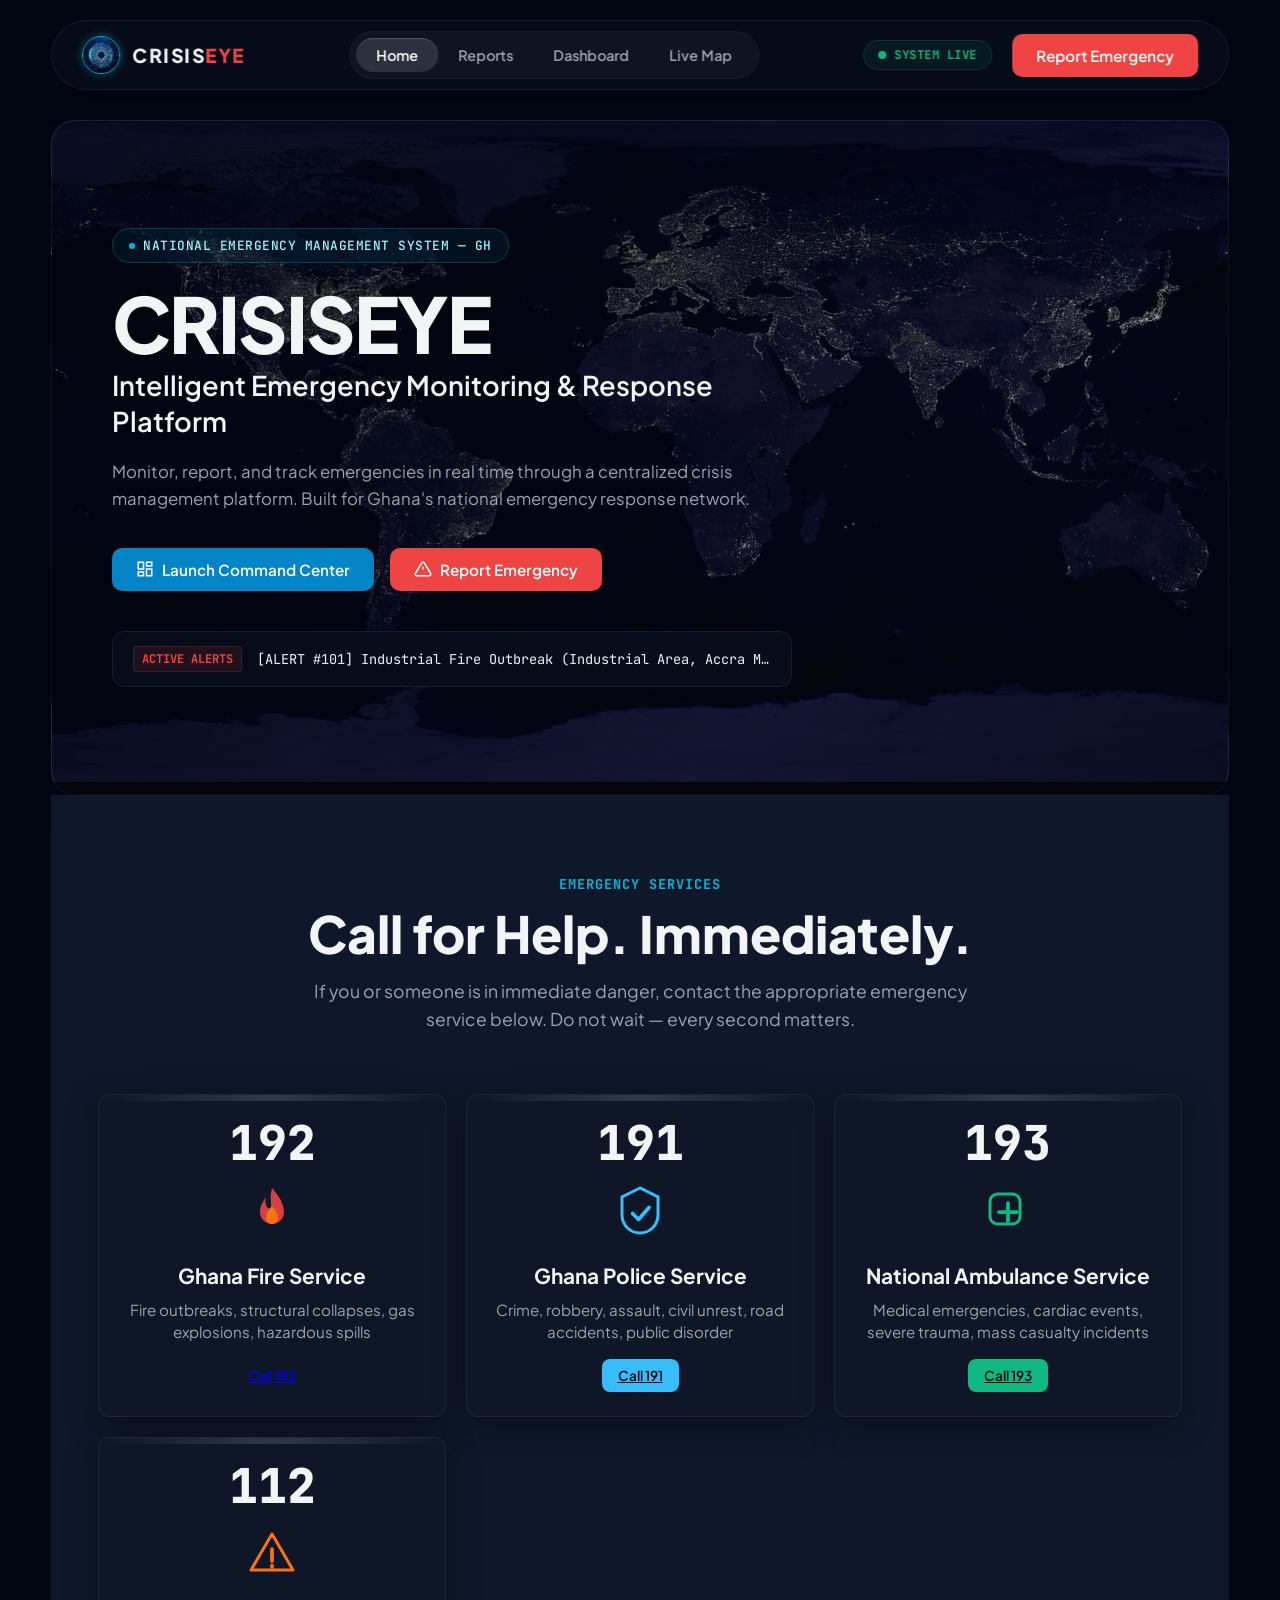
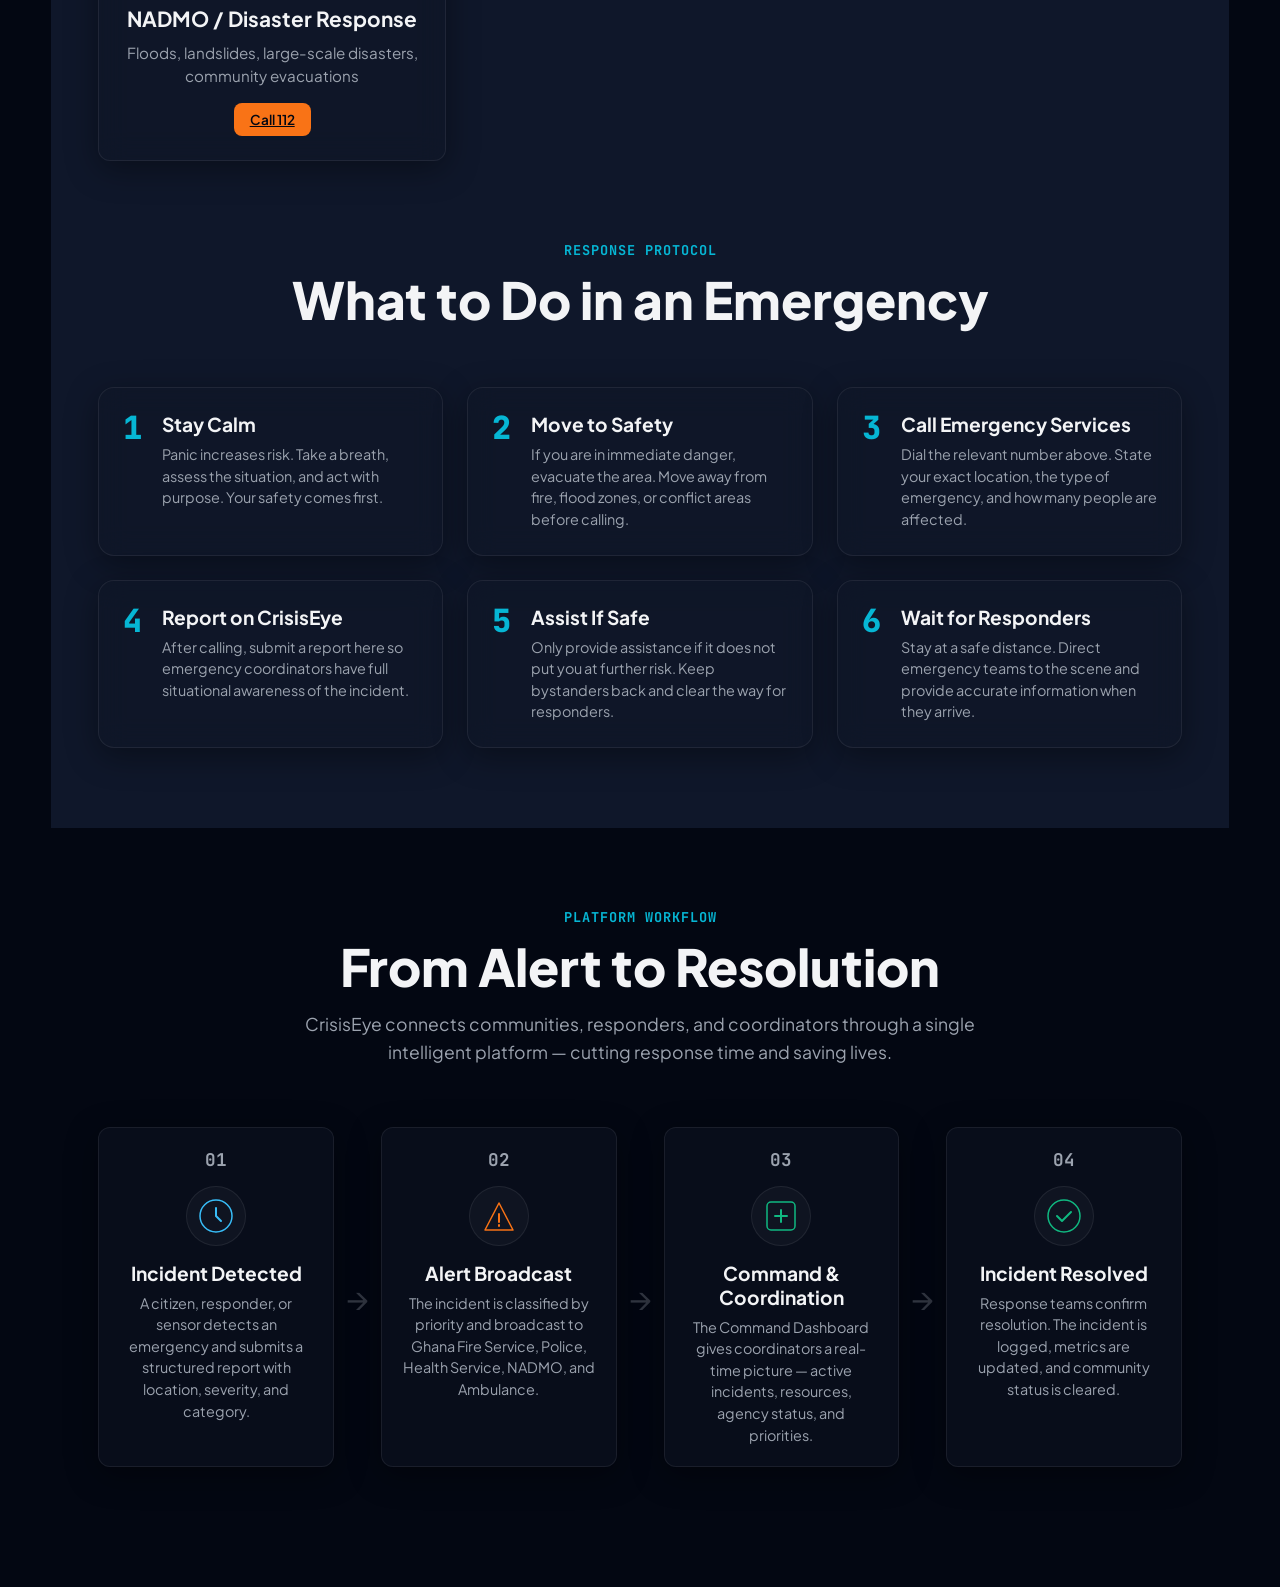
<file: index.html>
<!doctype html>
<html lang="en">
  <head>
    <meta charset="UTF-8" />
    <meta name="viewport" content="width=device-width, initial-scale=1.0" />
    <title>
      CrisisEye - Intelligent Emergency Monitoring & Response Platform
    </title>
    <link rel="preconnect" href="https://fonts.googleapis.com" />
    <link rel="preconnect" href="https://fonts.gstatic.com" crossorigin />
    <link
      href="https://fonts.googleapis.com/css2?family=JetBrains+Mono:wght@400;500;700&family=Plus+Jakarta+Sans:wght@400;500;600;700;800&display=swap"
      rel="stylesheet"
    />
    <link rel="stylesheet" href="style.css" />
  </head>
  <body>
    <nav class="navbar">
      <div class="nav-left">
        <img src="company logo.jpeg" alt="CrisisEye Logo" class="nav-logo" />
        <span class="nav-brand"
          >CRISIS<span class="brand-accent">EYE</span></span
        >
      </div>

      <div class="nav-center-pill">
        <a href="index.html" class="nav-link active">Home</a>
        <a href="report.html" class="nav-link">Reports</a>
        <a href="dashboard.html" class="nav-link">Dashboard</a>
        <a href="map.html" class="nav-link">Live Map</a>
      </div>

      <div class="nav-right">
        <div class="live-pulse-container">
          <span class="pulse-dot"></span>
          <span class="pulse-text">SYSTEM LIVE</span>
        </div>
        <button class="btn btn-danger" onclick="triggerMockAlert()">
          Report Emergency
        </button>
      </div>
    </nav>

    <main class="app-container">
      <section id="view-home" class="app-view active-view">
        <div class="hero-section">
          <div class="hero-overlay"></div>
          <div class="hero-content">
            <div class="badge-system">
              <span class="pulse-dot-cyan"></span>
              NATIONAL EMERGENCY MANAGEMENT SYSTEM — GH
            </div>
            <h1 class="hero-title">
              CRISIS<span class="text-danger">EYE</span>
            </h1>
            <p class="hero-subtitle">
              Intelligent Emergency Monitoring & Response Platform
            </p>
            <p class="hero-description">
              Monitor, report, and track emergencies in real time through a
              centralized crisis management platform. Built for Ghana's national
              emergency response network.
            </p>

            <div class="hero-actions">
              <button
                class="btn btn-primary"
                onclick="window.location.href = 'dashboard.html'"
              >
                <svg
                  width="18"
                  height="18"
                  viewBox="0 0 24 24"
                  fill="none"
                  stroke="currentColor"
                  stroke-width="2"
                >
                  <rect x="3" y="3" width="7" height="9"></rect>
                  <rect x="14" y="3" width="7" height="5"></rect>
                  <rect x="14" y="12" width="7" height="9"></rect>
                  <rect x="3" y="16" width="7" height="5"></rect>
                </svg>
                Launch Command Center
              </button>
              <button class="btn btn-danger" onclick="triggerMockAlert()">
                <svg
                  width="18"
                  height="18"
                  viewBox="0 0 24 24"
                  fill="none"
                  stroke="currentColor"
                  stroke-width="2"
                >
                  <path
                    d="M10.29 3.86L1.82 18a2 2 0 0 0 1.71 3h16.94a2 2 0 0 0 1.71-3L13.71 3.86a2 2 0 0 0-3.42 0z"
                  ></path>
                  <line x1="12" y1="9" x2="12" y2="13"></line>
                  <line x1="12" y1="17" x2="12.01" y2="17"></line>
                </svg>
                Report Emergency
              </button>
            </div>

            <div class="ticker-wrapper">
              <div class="ticker-label">ACTIVE ALERTS</div>
              <div class="ticker-content" id="ticker-alerts"></div>
            </div>
          </div>
        </div>
      </section>

      <!--EMERGENCY CONTACTS -->
      <section class="section section--dark">
        <div class="container">
          <div class="section-header">
            <div class="eyebrow">Emergency Services</div>
            <h2 class="section-title">Call for Help. Immediately.</h2>
            <p class="section-desc">
              If you or someone is in immediate danger, contact the appropriate
              emergency service below. Do not wait — every second matters.
            </p>
          </div>
          <div class="emergency-contacts-grid">
            <div class="ec-card ec--fire">
              <div class="ec-card__num">192</div>
              <div class="ec-card__icon">
                <svg viewBox="0 0 40 40" fill="none">
                  <path
                    d="M20 4C20 4 28 12 28 20C28 24.418 24.418 28 20 28C15.582 28 12 24.418 12 20C12 16 14 13 16 10C16 10 14 18 20 18C20 18 18 12 20 4Z"
                    fill="#EF4444"
                    opacity="0.9"
                  />
                  <path
                    d="M20 16C20 16 24 20 24 24C24 26.209 22.209 28 20 28C17.791 28 16 26.209 16 24C16 20 20 16 20 16Z"
                    fill="#F97316"
                  />
                </svg>
              </div>
              <div class="ec-card__body">
                <h3>Ghana Fire Service</h3>
                <p>
                  Fire outbreaks, structural collapses, gas explosions,
                  hazardous spills
                </p>
                <a href="tel:192" class="btn btn--danger btn--sm">Call 192</a>
              </div>
            </div>
            <div class="ec-card ec--police">
              <div class="ec-card__num">191</div>
              <div class="ec-card__icon">
                <svg viewBox="0 0 40 40" fill="none">
                  <path
                    d="M20 4L8 10v12C8 28.627 13.373 34 20 34C26.627 34 32 28.627 32 22V10L20 4Z"
                    stroke="#38BDF8"
                    stroke-width="2"
                  />
                  <path
                    d="M15 21l4 4 7-8"
                    stroke="#38BDF8"
                    stroke-width="2.5"
                    stroke-linecap="round"
                    stroke-linejoin="round"
                  />
                </svg>
              </div>
              <div class="ec-card__body">
                <h3>Ghana Police Service</h3>
                <p>
                  Crime, robbery, assault, civil unrest, road accidents, public
                  disorder
                </p>
                <a href="tel:191" class="btn btn--sm btn--police">Call 191</a>
              </div>
            </div>
            <div class="ec-card ec--medical">
              <div class="ec-card__num">193</div>
              <div class="ec-card__icon">
                <svg viewBox="0 0 40 40" fill="none">
                  <rect
                    x="8"
                    y="8"
                    width="20"
                    height="20"
                    rx="5"
                    stroke="#10B981"
                    stroke-width="2"
                  />
                  <path
                    d="M20 14v12M14 20h12"
                    stroke="#10B981"
                    stroke-width="2.5"
                    stroke-linecap="round"
                  />
                </svg>
              </div>
              <div class="ec-card__body">
                <h3>National Ambulance Service</h3>
                <p>
                  Medical emergencies, cardiac events, severe trauma, mass
                  casualty incidents
                </p>
                <a href="tel:193" class="btn btn--sm btn--medical">Call 193</a>
              </div>
            </div>
            <div class="ec-card ec--nadmo">
              <div class="ec-card__num">112</div>
              <div class="ec-card__icon">
                <svg viewBox="0 0 40 40" fill="none">
                  <path
                    d="M20 6L34 30H6L20 6Z"
                    stroke="#F97316"
                    stroke-width="2"
                    stroke-linejoin="round"
                  />
                  <path
                    d="M20 16v8M20 27v1"
                    stroke="#F97316"
                    stroke-width="2.5"
                    stroke-linecap="round"
                  />
                </svg>
              </div>
              <div class="ec-card__body">
                <h3>NADMO / Disaster Response</h3>
                <p>
                  Floods, landslides, large-scale disasters, community
                  evacuations
                </p>
                <a href="tel:112" class="btn btn--sm btn--nadmo">Call 112</a>
              </div>
            </div>
          </div>
          <!-- What to do in an emergency -->
          <div class="emergency-steps">
            <div class="section-header" style="margin-top: 72px">
              <div class="eyebrow">Response Protocol</div>
              <h2 class="section-title">What to Do in an Emergency</h2>
            </div>
            <div class="esteps-grid">
              <div class="estep">
                <div class="estep__num">1</div>
                <div class="estep__body">
                  <h4>Stay Calm</h4>
                  <p>
                    Panic increases risk. Take a breath, assess the situation,
                    and act with purpose. Your safety comes first.
                  </p>
                </div>
              </div>
              <div class="estep">
                <div class="estep__num">2</div>
                <div class="estep__body">
                  <h4>Move to Safety</h4>
                  <p>
                    If you are in immediate danger, evacuate the area. Move away
                    from fire, flood zones, or conflict areas before calling.
                  </p>
                </div>
              </div>
              <div class="estep">
                <div class="estep__num">3</div>
                <div class="estep__body">
                  <h4>Call Emergency Services</h4>
                  <p>
                    Dial the relevant number above. State your exact location,
                    the type of emergency, and how many people are affected.
                  </p>
                </div>
              </div>
              <div class="estep">
                <div class="estep__num">4</div>
                <div class="estep__body">
                  <h4>Report on CrisisEye</h4>
                  <p>
                    After calling, submit a report here so emergency
                    coordinators have full situational awareness of the
                    incident.
                  </p>
                </div>
              </div>
              <div class="estep">
                <div class="estep__num">5</div>
                <div class="estep__body">
                  <h4>Assist If Safe</h4>
                  <p>
                    Only provide assistance if it does not put you at further
                    risk. Keep bystanders back and clear the way for responders.
                  </p>
                </div>
              </div>
              <div class="estep">
                <div class="estep__num">6</div>
                <div class="estep__body">
                  <h4>Wait for Responders</h4>
                  <p>
                    Stay at a safe distance. Direct emergency teams to the scene
                    and provide accurate information when they arrive.
                  </p>
                </div>
              </div>
            </div>
          </div>
        </div>
      </section>
      <!--HOW IT WORKS -->
      <section class="section">
        <div class="container">
          <div class="section-header">
            <div class="eyebrow">Platform Workflow</div>
            <h2 class="section-title">From Alert to Resolution</h2>
            <p class="section-desc">
              CrisisEye connects communities, responders, and coordinators
              through a single intelligent platform — cutting response time and
              saving lives.
            </p>
          </div>
          <div class="how-grid">
            <div class="how-card reveal">
              <div class="how-card__num">01</div>
              <div class="how-card__icon-wrap">
                <svg width="36" height="36" fill="none" viewBox="0 0 36 36">
                  <circle
                    cx="18"
                    cy="18"
                    r="16"
                    stroke="#38BDF8"
                    stroke-width="1.5"
                  />
                  <path
                    d="M18 10v8l5 5"
                    stroke="#38BDF8"
                    stroke-width="2"
                    stroke-linecap="round"
                    stroke-linejoin="round"
                  />
                </svg>
              </div>
              <h3>Incident Detected</h3>
              <p>
                A citizen, responder, or sensor detects an emergency and submits
                a structured report with location, severity, and category.
              </p>
            </div>
            <div class="how-arrow">→</div>
            <div class="how-card reveal">
              <div class="how-card__num">02</div>
              <div class="how-card__icon-wrap">
                <svg width="36" height="36" fill="none" viewBox="0 0 36 36">
                  <path
                    d="M4 32L18 5l14 27H4z"
                    stroke="#F97316"
                    stroke-width="1.5"
                    stroke-linejoin="round"
                  />
                  <path
                    d="M18 16v8M18 27v1"
                    stroke="#F97316"
                    stroke-width="2"
                    stroke-linecap="round"
                  />
                </svg>
              </div>
              <h3>Alert Broadcast</h3>
              <p>
                The incident is classified by priority and broadcast to Ghana
                Fire Service, Police, Health Service, NADMO, and Ambulance.
              </p>
            </div>
            <div class="how-arrow">→</div>
            <div class="how-card reveal">
              <div class="how-card__num">03</div>
              <div class="how-card__icon-wrap">
                <svg width="36" height="36" fill="none" viewBox="0 0 36 36">
                  <rect
                    x="4"
                    y="4"
                    width="28"
                    height="28"
                    rx="4"
                    stroke="#10B981"
                    stroke-width="1.5"
                  />
                  <path
                    d="M12 18h12M18 12v12"
                    stroke="#10B981"
                    stroke-width="2"
                    stroke-linecap="round"
                  />
                </svg>
              </div>
              <h3>Command & Coordination</h3>
              <p>
                The Command Dashboard gives coordinators a real-time picture —
                active incidents, resources, agency status, and priorities.
              </p>
            </div>
            <div class="how-arrow">→</div>
            <div class="how-card reveal">
              <div class="how-card__num">04</div>
              <div class="how-card__icon-wrap">
                <svg width="36" height="36" fill="none" viewBox="0 0 36 36">
                  <circle
                    cx="18"
                    cy="18"
                    r="16"
                    stroke="#10B981"
                    stroke-width="1.5"
                  />
                  <path
                    d="M11 18l5 5 9-9"
                    stroke="#10B981"
                    stroke-width="2"
                    stroke-linecap="round"
                    stroke-linejoin="round"
                  />
                </svg>
              </div>
              <h3>Incident Resolved</h3>
              <p>
                Response teams confirm resolution. The incident is logged,
                metrics are updated, and community status is cleared.
              </p>
            </div>
          </div>
        </div>
      </section>
    </main>

    <script src="script.js"></script>
  </body>
</html>
</file>
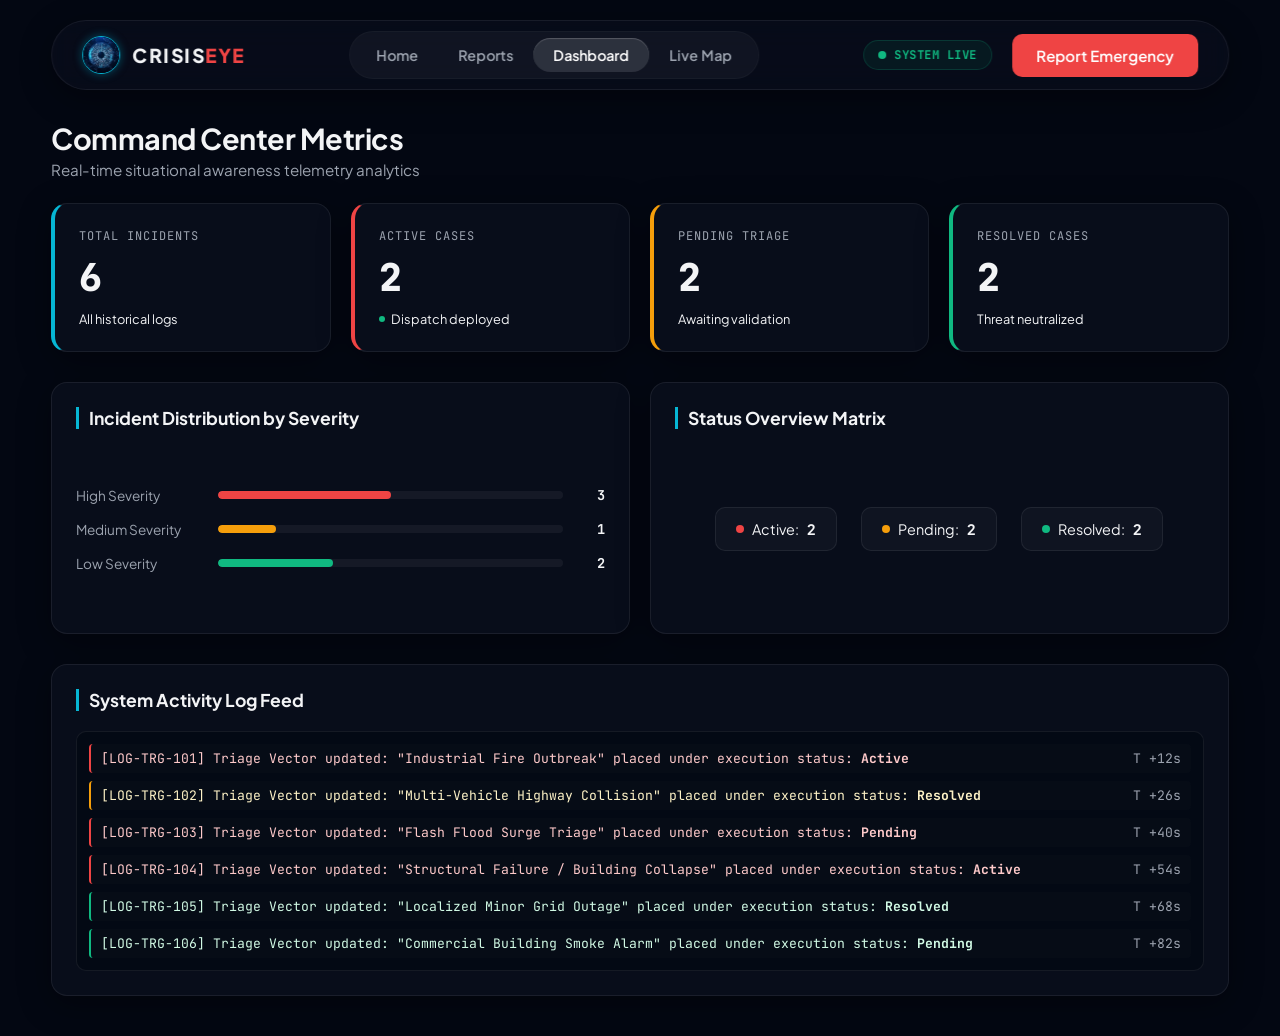
<file: dashboard.html>
<!doctype html>
<html lang="en">
  <head>
    <meta charset="UTF-8" />
    <meta name="viewport" content="width=device-width, initial-scale=1.0" />
    <title>CrisisEye - Command Dashboard</title>
    <link rel="preconnect" href="https://fonts.googleapis.com" />
    <link rel="preconnect" href="https://fonts.gstatic.com" crossorigin />
    <link
      href="https://fonts.googleapis.com/css2?family=JetBrains+Mono:wght@400;500;700&family=Plus+Jakarta+Sans:wght@400;500;600;700;800&display=swap"
      rel="stylesheet"
    />
    <link rel="stylesheet" href="style.css" />
  </head>
  <body>
    <nav class="navbar">
      <div class="nav-left">
        <img src="company logo.jpeg" alt="CrisisEye Logo" class="nav-logo" />
        <span class="nav-brand"
          >CRISIS<span class="brand-accent">EYE</span></span
        >
      </div>

      <div class="nav-center-pill">
        <a href="index.html" class="nav-link">Home</a>
        <a href="report.html" class="nav-link">Reports</a>
        <a href="dashboard.html" class="nav-link active">Dashboard</a>
        <a href="map.html" class="nav-link">Live Map</a>
      </div>

      <div class="nav-right">
        <div class="live-pulse-container">
          <span class="pulse-dot"></span>
          <span class="pulse-text">SYSTEM LIVE</span>
        </div>
        <button class="btn btn-danger" onclick="triggerMockAlert()">
          Report Emergency
        </button>
      </div>
    </nav>

    <main class="app-container">
      <section id="view-dashboard" class="app-view active-view">
        <div class="view-header">
          <div>
            <h2 class="view-title">Command Center Metrics</h2>
            <p class="view-subtitle">
              Real-time situational awareness telemetry analytics
            </p>
          </div>
        </div>

        <div class="dashboard-summary-grid">
          <div class="stat-card glass-card border-left-total">
            <div class="stat-meta">TOTAL INCIDENTS</div>
            <div class="stat-value" id="stat-total">0</div>
            <div class="stat-indicator text-muted">All historical logs</div>
          </div>
          <div class="stat-card glass-card border-left-high">
            <div class="stat-meta">ACTIVE CASES</div>
            <div class="stat-value text-danger" id="stat-active">0</div>
            <div class="stat-indicator live-pulse-mini">
              <span class="pulse-dot"></span> Dispatch deployed
            </div>
          </div>
          <div class="stat-card glass-card border-left-pending">
            <div class="stat-meta">PENDING TRIAGE</div>
            <div class="stat-value text-warning" id="stat-pending">0</div>
            <div class="stat-indicator text-warning">Awaiting validation</div>
          </div>
          <div class="stat-card glass-card border-left-resolved">
            <div class="stat-meta">RESOLVED CASES</div>
            <div class="stat-value text-success" id="stat-resolved">0</div>
            <div class="stat-indicator text-success">Threat neutralized</div>
          </div>
        </div>

        <div class="dashboard-charts-grid">
          <div class="glass-card visual-card">
            <h3 class="card-title">Incident Distribution by Severity</h3>
            <div class="mock-chart-container">
              <div class="bar-chart-ui">
                <div class="bar-row">
                  <span class="bar-label">High Severity</span>
                  <div class="bar-track">
                    <div
                      class="bar-fill bg-danger"
                      id="chart-bar-high"
                      style="width: 0%"
                    ></div>
                  </div>
                  <span class="bar-value" id="chart-val-high">0</span>
                </div>
                <div class="bar-row">
                  <span class="bar-label">Medium Severity</span>
                  <div class="bar-track">
                    <div
                      class="bar-fill bg-warning"
                      id="chart-bar-medium"
                      style="width: 0%"
                    ></div>
                  </div>
                  <span class="bar-value" id="chart-val-medium">0</span>
                </div>
                <div class="bar-row">
                  <span class="bar-label">Low Severity</span>
                  <div class="bar-track">
                    <div
                      class="bar-fill bg-success"
                      id="chart-bar-low"
                      style="width: 0%"
                    ></div>
                  </div>
                  <span class="bar-value" id="chart-val-low">0</span>
                </div>
              </div>
            </div>
          </div>

          <div class="glass-card visual-card">
            <h3 class="card-title">Status Overview Matrix</h3>
            <div class="mock-chart-container flex-center">
              <div class="donut-chart-simulation">
                <div class="donut-segment active-seg">
                  <span class="seg-dot bg-danger"></span> Active:
                  <strong id="matrix-active">0</strong>
                </div>
                <div class="donut-segment pending-seg">
                  <span class="seg-dot bg-warning"></span> Pending:
                  <strong id="matrix-pending">0</strong>
                </div>
                <div class="donut-segment resolved-seg">
                  <span class="seg-dot bg-success"></span> Resolved:
                  <strong id="matrix-resolved">0</strong>
                </div>
              </div>
            </div>
          </div>
        </div>

        <div class="glass-card log-card">
          <h3 class="card-title">System Activity Log Feed</h3>
          <div class="log-feed-container" id="activity-log-feed"></div>
        </div>
      </section>
    </main>

    <script src="script.js"></script>
  </body>
</html>
</file>
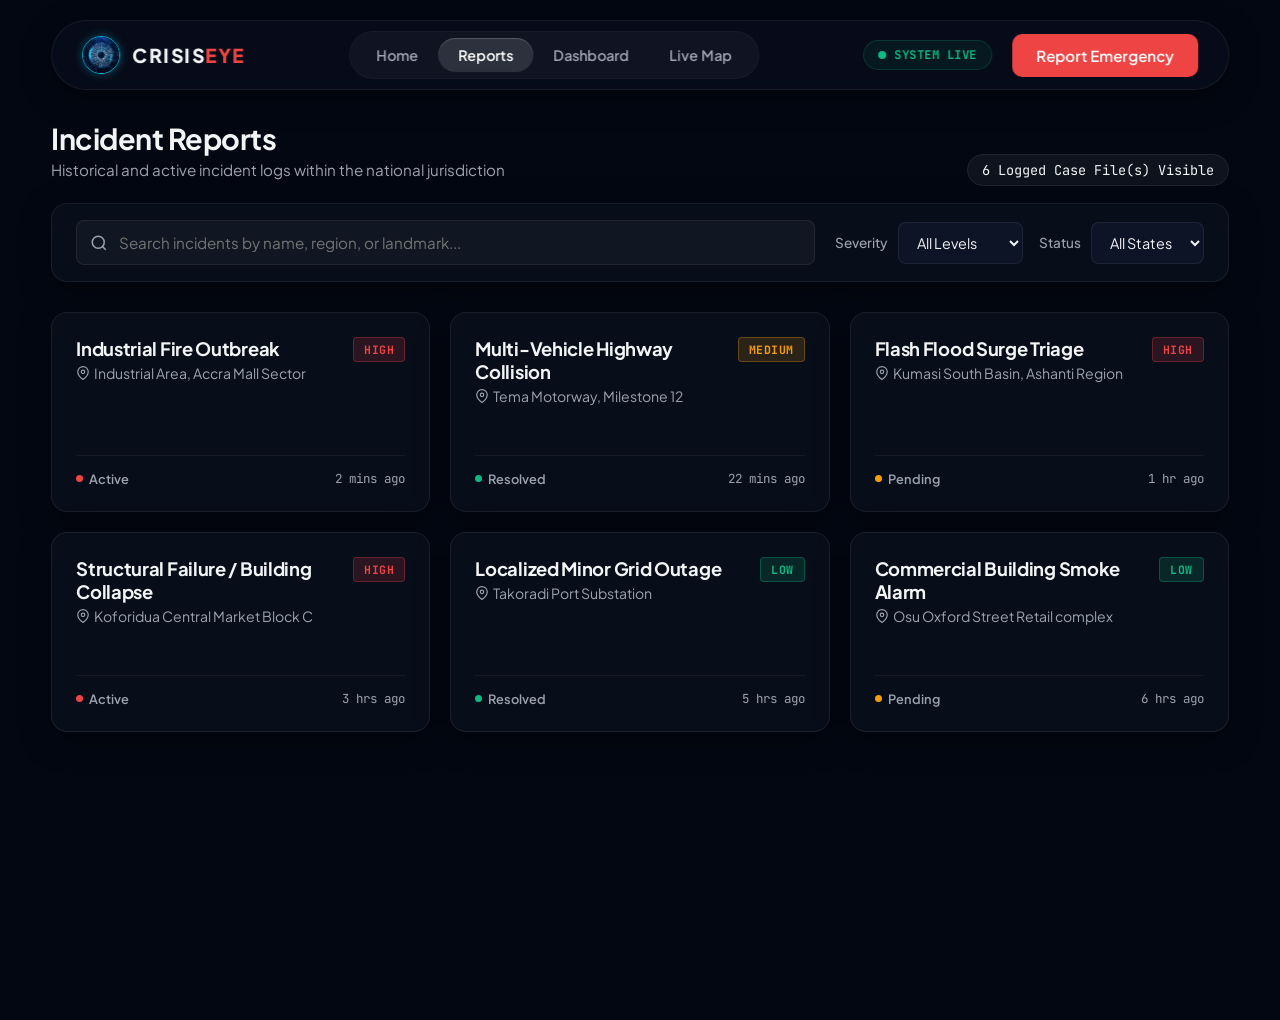
<file: report.html>
<!doctype html>
<html lang="en">
  <head>
    <meta charset="UTF-8" />
    <meta name="viewport" content="width=device-width, initial-scale=1.0" />
    <title>CrisisEye - Incident Reports</title>
    <link rel="preconnect" href="https://fonts.googleapis.com" />
    <link rel="preconnect" href="https://fonts.gstatic.com" crossorigin />
    <link
      href="https://fonts.googleapis.com/css2?family=JetBrains+Mono:wght@400;500;700&family=Plus+Jakarta+Sans:wght@400;500;600;700;800&display=swap"
      rel="stylesheet"
    />
    <link rel="stylesheet" href="style.css" />
  </head>
  <body>
    <nav class="navbar">
      <div class="nav-left">
        <img src="company logo.jpeg" alt="CrisisEye Logo" class="nav-logo" />
        <span class="nav-brand"
          >CRISIS<span class="brand-accent">EYE</span></span
        >
      </div>

      <div class="nav-center-pill">
        <a href="index.html" class="nav-link">Home</a>
        <a href="report.html" class="nav-link active">Reports</a>
        <a href="dashboard.html" class="nav-link">Dashboard</a>
        <a href="map.html" class="nav-link">Live Map</a>
      </div>

      <div class="nav-right">
        <div class="live-pulse-container">
          <span class="pulse-dot"></span>
          <span class="pulse-text">SYSTEM LIVE</span>
        </div>
        <button class="btn btn-danger" onclick="triggerMockAlert()">
          Report Emergency
        </button>
      </div>
    </nav>

    <main class="app-container">
      <section id="view-reports" class="app-view active-view">
        <div class="view-header">
          <div>
            <h2 class="view-title">Incident Reports</h2>
            <p class="view-subtitle">
              Historical and active incident logs within the national
              jurisdiction
            </p>
          </div>
          <div class="view-header-actions">
            <span class="telemetry-counter" id="total-reports-badge"
              >0 Logs Found</span
            >
          </div>
        </div>

        <div class="glass-card control-toolbar">
          <div class="search-box-wrapper">
            <svg
              class="search-icon"
              width="18"
              height="18"
              viewBox="0 0 24 24"
              fill="none"
              stroke="currentColor"
              stroke-width="2"
            >
              <circle cx="11" cy="11" r="8"></circle>
              <line x1="21" y1="21" x2="16.65" y2="16.65"></line>
            </svg>
            <input
              type="text"
              id="search-input"
              placeholder="Search incidents by name, region, or landmark..."
            />
          </div>

          <div class="toolbar-filters">
            <div class="filter-group">
              <label for="filter-severity">Severity</label>
              <select id="filter-severity" class="glass-select">
                <option value="all">All Levels</option>
                <option value="High">🔴 High</option>
                <option value="Medium">🟡 Medium</option>
                <option value="Low">🟢 Low</option>
              </select>
            </div>

            <div class="filter-group">
              <label for="filter-status">Status</label>
              <select id="filter-status" class="glass-select">
                <option value="all">All States</option>
                <option value="Active">Active</option>
                <option value="Pending">Pending</option>
                <option value="Resolved">Resolved</option>
              </select>
            </div>
          </div>
        </div>

        <div class="reports-grid" id="reports-container"></div>
      </section>
    </main>

    <script src="script.js"></script>
  </body>
</html>
</file>
<file: style.css>
/* ==========================================================================
   🎨 DESIGN TOKENS & SYSTEM VARIABLES
   ========================================================================== */
:root {
  --font-primary: "Plus Jakarta Sans", sans-serif;
  --font-mono: "JetBrains Mono", monospace;

  /* Theme Colors */
  --bg-app: #030712;
  --bg-card: rgba(17, 24, 39, 0.45);
  --bg-card-medium: rgba(
    17,
    24,
    39,
    0.6
  ); /* Slightly darker card for some uses */

  --bg-card-hover: rgba(31, 41, 55, 0.6);
  --border-glass: rgba(255, 255, 255, 0.07);
  --bg-section-dark: #0f172a;
  --bg-section-light: #030712;

  --border-glass-glow: rgba(255, 255, 255, 0.15);

  /* Functional Colors */
  --color-text: #f3f4f6;
  --color-text-muted: #9ca3af;
  --cyan-glow: #06b6d4;
  --danger: #ef4444;
  --danger-glow: rgba(239, 68, 68, 0.15);
  --warning: #f59e0b;
  --blue-dim: rgba(56, 189, 248, 0.15); /* New dim blue for step numbers */
  --blue: #38bdf8;
  --green: #10b981;
  --orange: #f97316;
  --warning-glow: rgba(245, 158, 11, 0.15);
  --success: #10b981;
  --success-glow: rgba(16, 185, 129, 0.15);

  /* Blurs & Shadows */
  --blur-glass: 14px;
  --shadow-soft: 0 8px 32px 0 rgba(0, 0, 0, 0.37);
  --radius-lg: 12px; /* Standard card border radius */
  --radius-xl: 16px; /* Larger radius for hero/sections if needed */
  --transition-smooth: all 0.3s cubic-bezier(0.4, 0, 0.2, 1);
}

/* ==========================================================================
   ⚓ BASE STYLING & RESET
   ========================================================================== */
* {
  box-sizing: border-box;
  margin: 0;
  padding: 0;
}

body {
  background-color: var(--bg-app);
  color: var(--color-text);
  font-family: var(--font-primary);
  overflow-x: hidden;
  min-height: 100vh;
}

/* ==========================================================================
   🧭 NAV BAR REDESIGN (FIXED FLOATING CONTAINER)
   ========================================================================== */
.navbar {
  position: fixed;
  top: 20px;
  left: 50%;
  transform: translateX(-50%);
  width: 92%;
  max-width: 1400px;
  height: 70px;
  background: rgba(10, 15, 30, 0.65);
  backdrop-filter: blur(var(--blur-glass));
  -webkit-backdrop-filter: blur(var(--blur-glass));
  border: 1px solid var(--border-glass);
  border-radius: 50px;
  padding: 0 30px;
  display: flex;
  align-items: center;
  justify-content: space-between;
  z-index: 1000;
  box-shadow: var(--shadow-soft);
}

.nav-left {
  display: flex;
  align-items: center;
  gap: 12px;
}

.nav-logo {
  width: 38px;
  height: 38px;
  border-radius: 50%;
  object-fit: cover;
  border: 1px solid var(--cyan-glow);
  box-shadow: 0 0 10px rgba(6, 182, 212, 0.4);
}

.nav-brand {
  font-weight: 800;
  font-size: 1.2rem;
  letter-spacing: 1.5px;
}

.brand-accent {
  color: var(--danger);
}

/* Floating Center Pill Items */
.nav-center-pill {
  display: flex;
  background: rgba(255, 255, 255, 0.04);
  padding: 6px;
  border-radius: 30px;
  border: 1px solid rgba(255, 255, 255, 0.03);
}

.nav-link {
  background: transparent;
  border: none;
  color: var(--color-text-muted);
  font-family: var(--font-primary);
  font-weight: 600;
  font-size: 0.9rem;
  padding: 8px 20px;
  cursor: pointer;
  border-radius: 20px;
  text-decoration: none;
  transition: var(--transition-smooth);
}

.nav-link:hover {
  color: var(--color-text);
  background: rgba(255, 255, 255, 0.05);
}

.nav-link.active {
  color: #ffffff;
  background: rgba(255, 255, 255, 0.12);
  box-shadow: inset 0 1px 1px rgba(255, 255, 255, 0.2);
}

.disabled-link {
  opacity: 0.4;
  cursor: not-allowed;
}

.nav-right {
  display: flex;
  align-items: center;
  gap: 20px;
}

/* System Heartbeat Pulser */
.live-pulse-container {
  display: flex;
  align-items: center;
  gap: 8px;
  background: rgba(16, 185, 129, 0.08);
  padding: 6px 14px;
  border-radius: 20px;
  border: 1px solid rgba(16, 185, 129, 0.2);
}

.pulse-dot {
  width: 8px;
  height: 8px;
  background-color: var(--success);
  border-radius: 50%;
  animation: beacon 1.8s infinite ease-in-out;
}

.pulse-text {
  font-family: var(--font-mono);
  font-size: 0.75rem;
  font-weight: 700;
  letter-spacing: 0.5px;
  color: var(--success);
}

/* ==========================================================================
   🏠 VIEW-SPECIFIC APP LAYOUTS
   ========================================================================== */
.app-container {
  margin-top: 120px;
  padding: 0 4% 40px 4%;
  min-height: calc(100vh - 120px);
}

.app-view {
  display: none;
  animation: viewFadeIn 0.4s cubic-bezier(0.4, 0, 0.2, 1) forwards;
}

.app-view.active-view {
  display: block;
}

/* ==========================================================================
   🏠 HOMEPAGE HERO OVERHAUL (WITH INTEGRATED WORLDMAP IMAGE)
   ========================================================================== */
.hero-section {
  position: relative;
  border-radius: 24px;
  min-height: 75vh;
  display: flex;
  align-items: center;
  padding: 60px;
  background-image: url("first backgroung.jpeg");
  background-size: cover;
  background-position: center;
  border: 1px solid var(--border-glass);
  box-shadow: var(--shadow-soft);
  overflow: hidden;
}

.hero-overlay {
  position: absolute;
  inset: 0;
  background: linear-gradient(
    135deg,
    rgba(3, 7, 18, 0.6) 30%,
    rgba(10, 15, 30, 0.3) 70%,
    rgba(3, 7, 18, 0.6) 100%
  );
  z-index: 1;
}

.hero-content {
  position: relative;
  z-index: 2;
  max-width: 680px;
}

.badge-system {
  display: inline-flex;
  align-items: center;
  gap: 8px;
  background: rgba(6, 182, 212, 0.08);
  border: 1px solid rgba(6, 182, 212, 0.25);
  color: #a5f3fc;
  padding: 8px 16px;
  border-radius: 30px;
  font-family: var(--font-mono);
  font-size: 0.8rem;
  font-weight: 500;
  margin-bottom: 24px;
  letter-spacing: 0.5px;
}

.pulse-dot-cyan {
  width: 6px;
  height: 6px;
  background-color: var(--cyan-glow);
  border-radius: 50%;
  animation: beacon 1.5s infinite ease-in-out;
}

.hero-title {
  font-size: clamp(3.5rem, 6vw, 4.8rem);
  font-weight: 800;
  letter-spacing: -2px;
  line-height: 0.95;
  margin-bottom: 8px;
}

.hero-subtitle {
  font-size: clamp(1.2rem, 2.5vw, 1.7rem);
  font-weight: 600;
  color: var(--color-text);
  margin-bottom: 20px;
  line-height: 1.3;
}

.hero-description {
  color: var(--color-text-muted);
  font-size: 1.05rem;
  line-height: 1.6;
  margin-bottom: 35px;
}

.hero-actions {
  display: flex;
  gap: 16px;
  margin-bottom: 40px;
  flex-wrap: wrap;
}

/* Active Alerts Live Ticker */
.ticker-wrapper {
  background: rgba(10, 15, 30, 0.75);
  border: 1px solid var(--border-glass);
  border-radius: 12px;
  padding: 14px 20px;
  display: flex;
  align-items: center;
  gap: 15px;
  backdrop-filter: blur(8px);
}

.ticker-label {
  font-family: var(--font-mono);
  font-size: 0.75rem;
  font-weight: 700;
  color: var(--danger);
  background: rgba(239, 68, 68, 0.1);
  padding: 4px 8px;
  border-radius: 4px;
  border: 1px solid rgba(239, 68, 68, 0.2);
  white-space: nowrap;
}

.ticker-content {
  font-family: var(--font-mono);
  font-size: 0.85rem;
  color: var(--color-text);
  overflow: hidden;
  white-space: nowrap;
  text-overflow: ellipsis;
}

/* ==========================================================================
   🧱 SHARED UI REUSABLE COMPONENTS (GLASSMORPHISM CARDS & BUTTONS)
   ========================================================================== */
.glass-card {
  background: var(--bg-card);
  backdrop-filter: blur(var(--blur-glass));
  -webkit-backdrop-filter: blur(var(--blur-glass));
  border: 1px solid var(--border-glass);
  border-radius: 16px;
  padding: 24px;
  box-shadow: var(--shadow-soft);
  transition: var(--transition-smooth);
}

.glass-card:hover {
  background: var(--bg-card-hover);
  border-color: var(--border-glass-glow);
  transform: translateY(-2px);
}

/* Dynamic Buttons Block */
.btn {
  font-family: var(--font-primary);
  font-weight: 600;
  font-size: 0.95rem;
  padding: 12px 24px;
  border-radius: 10px;
  border: none;
  cursor: pointer;
  display: inline-flex;
  align-items: center;
  gap: 8px;
  transition: var(--transition-smooth);
}

.btn-primary {
  background: #0284c7;
  color: #ffffff;
}

.btn-primary:hover {
  background: #0369a1;
  box-shadow: 0 0 15px rgba(2, 132, 199, 0.4);
}

.btn-danger {
  background: var(--danger);
  color: #ffffff;
}

.btn-danger:hover {
  background: #dc2626;
  box-shadow: 0 0 15px rgba(239, 68, 68, 0.4);
}

.btn--sm {
  padding: 8px 16px;
  font-size: 0.85rem;
  border-radius: 8px;
}

.btn--police {
  background: var(--blue);
  color: var(--bg-app);
}

.btn--police:hover {
  background: #0ea5e9;
  box-shadow: 0 0 15px rgba(56, 189, 248, 0.4);
}

.btn--medical {
  background: var(--green);
  color: var(--bg-app);
}

.btn--medical:hover {
  background: #059669;
  box-shadow: 0 0 15px rgba(16, 185, 129, 0.4);
}

.btn--nadmo {
  background: var(--orange);
  color: var(--bg-app);
}

.btn--nadmo:hover {
  background: #ea580c;
  box-shadow: 0 0 15px rgba(249, 115, 22, 0.4);
}

/* ==========================================================================
   ✨ NEW SECTIONS: EMERGENCY CONTACTS & HOW IT WORKS
   ========================================================================== */
.section {
  padding: 80px 4%;
  position: relative;
  z-index: 1;
}

.section--dark {
  background-color: var(--bg-section-dark);
}

.container {
  max-width: 1200px;
  margin: 0 auto;
}

.section-header {
  text-align: center;
  margin-bottom: 60px;
}

.eyebrow {
  font-family: var(--font-mono);
  font-size: 0.85rem;
  font-weight: 700;
  color: var(--cyan-glow);
  text-transform: uppercase;
  letter-spacing: 1px;
  margin-bottom: 12px;
}

.section-title {
  font-size: clamp(2.2rem, 4vw, 3.5rem);
  font-weight: 800;
  line-height: 1.1;
  margin-bottom: 16px;
}

.section-desc {
  font-size: 1.1rem;
  color: var(--color-text-muted);
  max-width: 700px;
  margin: 0 auto;
  line-height: 1.6;
}

/* Emergency Contacts Grid */
.emergency-contacts-grid {
  display: grid;
  grid-template-columns: repeat(auto-fit, minmax(280px, 1fr));
  gap: 20px; /* Adjusted gap for a tighter layout */
}

.ec-card {
  background: var(--bg-card);
  backdrop-filter: blur(var(--blur-glass));
  -webkit-backdrop-filter: blur(var(--blur-glass));
  border: 1px solid var(--border-glass);
  border-radius: 12px; /* Slightly smaller border-radius */
  padding: 24px; /* Reduced padding */
  box-shadow: var(--shadow-soft);
  transition: var(--transition-smooth);
  display: flex;
  flex-direction: column;
  align-items: center;
  text-align: center;
  position: relative;
  overflow: hidden;
}

.ec-card::before {
  content: "";
  position: absolute;
  top: 0;
  left: 0;
  width: 100%;
  height: 6px;
  background: linear-gradient(
    90deg,
    rgba(255, 255, 255, 0) 0%,
    var(--border-glass-glow) 50%,
    rgba(255, 255, 255, 0) 100%
  );
  transition: var(--transition-smooth);
}

.ec-card:hover::before {
  background: linear-gradient(
    90deg,
    rgba(255, 255, 255, 0) 0%,
    var(--cyan-glow) 50%,
    rgba(255, 255, 255, 0) 100%
  );
}

.ec-card__num {
  font-family: var(--font-mono);
  font-size: 3rem; /* Slightly smaller number */
  font-weight: 800;
  color: var(--color-text);
  margin-bottom: 15px;
  line-height: 1;
}

.ec-card__icon {
  width: 60px;
  height: 60px;
  margin-bottom: 20px;
}

.ec-card__icon svg {
  width: 100%;
  height: 100%;
}

.ec-card__body h3 {
  font-size: 1.3rem; /* Slightly smaller heading */
  font-weight: 700;
  margin-bottom: 10px;
}

.ec-card__body p {
  font-size: 0.95rem;
  color: var(--color-text-muted);
  margin-bottom: 15px; /* Reduced margin */
  line-height: 1.5;
}

/* Emergency Steps */
.emergency-steps {
  margin-top: 80px;
}

.esteps-grid {
  display: grid;
  grid-template-columns: repeat(
    auto-fit,
    minmax(280px, 1fr)
  ); /* Adjusted min-width for steps */
  gap: 24px;
}

.estep {
  background: var(--bg-card);
  backdrop-filter: blur(var(--blur-glass));
  -webkit-backdrop-filter: blur(var(--blur-glass));
  border: 1px solid var(--border-glass);
  border-radius: 16px;
  padding: 24px;
  box-shadow: var(--shadow-soft);
  display: flex;
  gap: 20px;
  align-items: flex-start;
}

.estep__num {
  font-family: var(--font-mono);
  font-size: 2rem;
  font-weight: 800;
  color: var(--cyan-glow);
  line-height: 1;
}

.estep__body h4 {
  font-size: 1.2rem;
  font-weight: 700;
  margin-bottom: 8px;
}

.estep__body p {
  font-size: 0.9rem;
  color: var(--color-text-muted);
  line-height: 1.5;
}

/* How It Works Grid */
.how-grid {
  display: grid;
  grid-template-columns: repeat(
    auto-fit,
    minmax(220px, 1fr)
  ); /* Adjusted min-width for smaller cards */
  gap: 24px;
  align-items: start;
}

.how-card {
  background: var(--bg-card);
  backdrop-filter: blur(var(--blur-glass));
  -webkit-backdrop-filter: blur(var(--blur-glass));
  border: 1px solid var(--border-glass);
  border-radius: 12px; /* Slightly smaller border-radius */
  padding: 20px; /* Further reduced padding for a more compact look */
  box-shadow: var(--shadow-soft);
  transition: var(--transition-smooth);
  text-align: center;
  height: 100%; /* Ensure cards have equal height */
  display: flex;
  flex-direction: column;
  align-items: center;
}

.how-card:hover {
  border-color: var(--border-glass-glow);
  transform: translateY(-5px);
}

.how-card__num {
  font-family: var(--font-mono);
  font-size: 1.1rem;
  font-weight: 700;
  color: var(--color-text-muted);
  margin-bottom: 15px;
}

.how-card__icon-wrap {
  width: 60px;
  height: 60px;
  display: flex;
  align-items: center;
  justify-content: center;
  background: rgba(255, 255, 255, 0.03);
  border-radius: 50%;
  margin-bottom: 15px; /* Reduced margin */
  border: 1px solid var(--border-glass);
}

.how-card__icon-wrap svg {
  width: 36px;
  height: 36px;
}

.how-card h3 {
  font-size: 1.2rem; /* Slightly smaller heading */
  font-weight: 700;
  margin-bottom: 8px; /* Reduced margin */
}

.how-card p {
  font-size: 0.9rem; /* Slightly smaller paragraph text */
  color: var(--color-text-muted);
  line-height: 1.5;
}

/* Responsive adjustments for how-grid arrows */
@media (min-width: 1024px) {
  /* Apply 4-column layout with arrows on wider screens */
  .how-grid {
    grid-template-columns: 1fr min-content 1fr min-content 1fr min-content 1fr; /* 4 cards, 3 arrows */
    gap: 0; /* Remove grid gap, spacing handled by min-content columns */
    align-items: center; /* Vertically align cards and arrows */
  }
  .how-arrow {
    display: block;
    font-size: 2rem; /* Slightly smaller arrow */
    color: var(--color-text-muted);
    opacity: 0.3;
    text-align: center; /* Center the arrow text */
    padding: 0 12px; /* Add horizontal padding for visual spacing */
    /* Ensure no absolute positioning or transforms */
    position: static;
    transform: none;
    top: auto;
    left: auto;
  }
}

/* Reveal animation for cards (optional, requires JS for trigger) */
.reveal {
  opacity: 0;
  transform: translateY(20px);
  transition:
    opacity 0.6s ease-out,
    transform 0.6s ease-out;
}

.reveal.active {
  opacity: 1;
  transform: translateY(0);
}

/* ==========================================================================
   📊 REPORTS CONTROL INTERFACE SYSTEM
   ========================================================================== */
.view-header {
  display: flex;
  justify-content: space-between;
  align-items: flex-end;
  margin-bottom: 24px;
}

.view-title {
  font-size: 1.8rem;
  font-weight: 700;
  letter-spacing: -0.5px;
}

.view-subtitle {
  color: var(--color-text-muted);
  font-size: 0.95rem;
  margin-top: 4px;
}

.telemetry-counter {
  font-family: var(--font-mono);
  font-size: 0.85rem;
  background: rgba(255, 255, 255, 0.05);
  padding: 6px 14px;
  border-radius: 20px;
  border: 1px solid var(--border-glass);
}

/* Toolbar Control Panel */
.control-toolbar {
  display: flex;
  justify-content: space-between;
  align-items: center;
  gap: 20px;
  margin-bottom: 30px;
  padding: 16px 24px;
}

.search-box-wrapper {
  position: relative;
  flex: 1;
}

.search-box-wrapper input {
  width: 100%;
  background: rgba(255, 255, 255, 0.04);
  border: 1px solid var(--border-glass);
  border-radius: 8px;
  padding: 12px 16px 12px 42px;
  color: var(--color-text);
  font-family: var(--font-primary);
  font-size: 0.95rem;
  transition: var(--transition-smooth);
}

.search-box-wrapper input:focus {
  outline: none;
  border-color: var(--cyan-glow);
  background: rgba(255, 255, 255, 0.07);
}

.search-icon {
  position: absolute;
  left: 14px;
  top: 50%;
  transform: translateY(-50%);
  color: var(--color-text-muted);
  pointer-events: none;
}

.toolbar-filters {
  display: flex;
  gap: 16px;
}

.filter-group {
  display: flex;
  align-items: center;
  gap: 10px;
}

.filter-group label {
  font-size: 0.85rem;
  font-weight: 500;
  color: var(--color-text-muted);
}

.glass-select {
  background: rgba(15, 23, 42, 0.8);
  border: 1px solid var(--border-glass);
  color: var(--color-text);
  padding: 10px 14px;
  border-radius: 8px;
  font-family: var(--font-primary);
  font-size: 0.9rem;
  cursor: pointer;
  outline: none;
}

.glass-select:focus {
  border-color: var(--cyan-glow);
}

/* Incident Cards Display Layout Grid */
.reports-grid {
  display: grid;
  grid-template-columns: repeat(auto-fill, minmax(340px, 1fr));
  gap: 20px;
}

.incident-card {
  display: flex;
  flex-direction: column;
  justify-content: space-between;
  min-height: 200px;
}

.card-top {
  display: flex;
  justify-content: space-between;
  align-items: flex-start;
  margin-bottom: 14px;
}

.incident-title {
  font-size: 1.15rem;
  font-weight: 700;
  letter-spacing: -0.3px;
  margin-bottom: 4px;
}

.incident-loc {
  color: var(--color-text-muted);
  font-size: 0.88rem;
  display: flex;
  align-items: center;
  gap: 4px;
}

/* Severity & Status Badge Architectures */
.badge {
  font-family: var(--font-mono);
  font-size: 0.72rem;
  font-weight: 700;
  padding: 4px 10px;
  border-radius: 4px;
  text-transform: uppercase;
  letter-spacing: 0.5px;
}

.badge-high {
  background: var(--danger-glow);
  color: var(--danger);
  border: 1px solid rgba(239, 68, 68, 0.3);
}
.badge-medium {
  background: var(--warning-glow);
  color: var(--warning);
  border: 1px solid rgba(245, 158, 11, 0.3);
}
.badge-low {
  background: var(--success-glow);
  color: var(--success);
  border: 1px solid rgba(16, 185, 129, 0.3);
}

.status-indicator-pill {
  display: inline-flex;
  align-items: center;
  gap: 6px;
  font-size: 0.8rem;
  font-weight: 600;
  color: var(--color-text-muted);
}

.status-dot {
  width: 7px;
  height: 7px;
  border-radius: 50%;
}

.bg-danger {
  background-color: var(--danger);
}
.bg-warning {
  background-color: var(--warning);
}
.bg-success {
  background-color: var(--success);
}

.card-footer {
  border-top: 1px solid rgba(255, 255, 255, 0.05);
  padding-top: 14px;
  margin-top: 16px;
  display: flex;
  justify-content: space-between;
  align-items: center;
}

.timestamp-lbl {
  font-family: var(--font-mono);
  font-size: 0.78rem;
  color: var(--color-text-muted);
}

/* ==========================================================================
   📊 ANALYTICS DASHBOARD PAGE
   ========================================================================== */
.dashboard-summary-grid {
  display: grid;
  grid-template-columns: repeat(auto-fit, minmax(240px, 1fr));
  gap: 20px;
  margin-bottom: 30px;
}

.stat-card {
  padding: 24px;
}

.border-left-total {
  border-left: 4px solid var(--cyan-glow);
}
.border-left-high {
  border-left: 4px solid var(--danger);
}
.border-left-pending {
  border-left: 4px solid var(--warning);
}
.border-left-resolved {
  border-left: 4px solid var(--success);
}

.stat-meta {
  font-family: var(--font-mono);
  font-size: 0.75rem;
  color: var(--color-text-muted);
  letter-spacing: 1px;
}

.stat-value {
  font-size: 2.4rem;
  font-weight: 800;
  margin: 8px 0;
  font-family: var(--font-mono);
}

.stat-indicator {
  font-size: 0.8rem;
  display: flex;
  align-items: center;
  gap: 6px;
}

.live-pulse-mini .pulse-dot {
  width: 6px;
  height: 6px;
}

/* Visual Dashboard Analytics Component Blocks */
.dashboard-charts-grid {
  display: grid;
  grid-template-columns: 1fr 1fr;
  gap: 20px;
  margin-bottom: 30px;
}

@media (max-width: 900px) {
  .dashboard-charts-grid {
    grid-template-columns: 1fr;
  }
  .control-toolbar {
    flex-direction: column;
    align-items: stretch;
  }
  .navbar {
    height: auto;
    padding: 15px 20px;
    border-radius: 24px;
    flex-direction: column;
    gap: 15px;
  }
  .nav-left,
  .nav-right {
    flex-direction: column;
    gap: 15px;
  }
  .nav-center-pill {
    width: 100%;
    justify-content: center;
  }
}

.card-title {
  font-size: 1.1rem;
  font-weight: 700;
  margin-bottom: 20px;
  border-left: 3px solid var(--cyan-glow);
  padding-left: 10px;
}

.mock-chart-container {
  min-height: 160px;
  display: flex;
  flex-direction: column;
  justify-content: center;
}

.flex-center {
  align-items: center;
  justify-content: center;
}

/* Custom CSS Presentation Bars */
.bar-chart-ui {
  display: flex;
  flex-direction: column;
  gap: 16px;
  width: 100%;
}

.bar-row {
  display: flex;
  align-items: center;
  gap: 12px;
}

.bar-label {
  width: 130px;
  font-size: 0.85rem;
  color: var(--color-text-muted);
}

.bar-track {
  flex: 1;
  height: 8px;
  background: rgba(255, 255, 255, 0.05);
  border-radius: 4px;
  overflow: hidden;
}

.bar-fill {
  height: 100%;
  border-radius: 4px;
  transition: width 1s ease-out;
}

.bar-value {
  width: 30px;
  text-align: right;
  font-family: var(--font-mono);
  font-size: 0.85rem;
  font-weight: 700;
}

/* Simulated Donut Layout Row Elements */
.donut-chart-simulation {
  display: flex;
  gap: 24px;
  flex-wrap: wrap;
}

.donut-segment {
  display: flex;
  align-items: center;
  gap: 8px;
  background: rgba(255, 255, 255, 0.03);
  padding: 12px 20px;
  border-radius: 10px;
  border: 1px solid var(--border-glass);
  font-size: 0.9rem;
}

.seg-dot {
  width: 8px;
  height: 8px;
  border-radius: 50%;
}

/* Control Room System Log Terminal Rows */
.log-card {
  padding: 24px;
}

.log-feed-container {
  background: rgba(3, 7, 18, 0.6);
  border: 1px solid var(--border-glass);
  border-radius: 10px;
  font-family: var(--font-mono);
  font-size: 0.82rem;
  max-height: 250px;
  overflow-y: auto;
  padding: 12px;
  display: flex;
  flex-direction: column;
  gap: 8px;
}

.log-entry {
  padding: 6px 10px;
  border-radius: 4px;
  border-left: 2px solid var(--color-text-muted);
  background: rgba(255, 255, 255, 0.01);
  display: flex;
  justify-content: space-between;
}

.log-entry.log-high {
  border-left-color: var(--danger);
  color: #fecaca;
}
.log-entry.log-medium {
  border-left-color: var(--warning);
  color: #fef3c7;
}
.log-entry.log-low {
  border-left-color: var(--success);
  color: #d1fae5;
}

.log-timestamp {
  color: var(--color-text-muted);
}

/* ==========================================================================
   🔑 KEYFRAME ANIMATIONS
   ========================================================================== */
@keyframes beacon {
  0%,
  100% {
    opacity: 0.4;
    transform: scale(1);
  }
  50% {
    opacity: 1;
    transform: scale(1.15);
    box-shadow: 0 0 12px currentColor;
  }
}

@keyframes viewFadeIn {
  from {
    opacity: 0;
    transform: translateY(8px);
  }
  to {
    opacity: 1;
    transform: translateY(0);
  }
}
</file>
